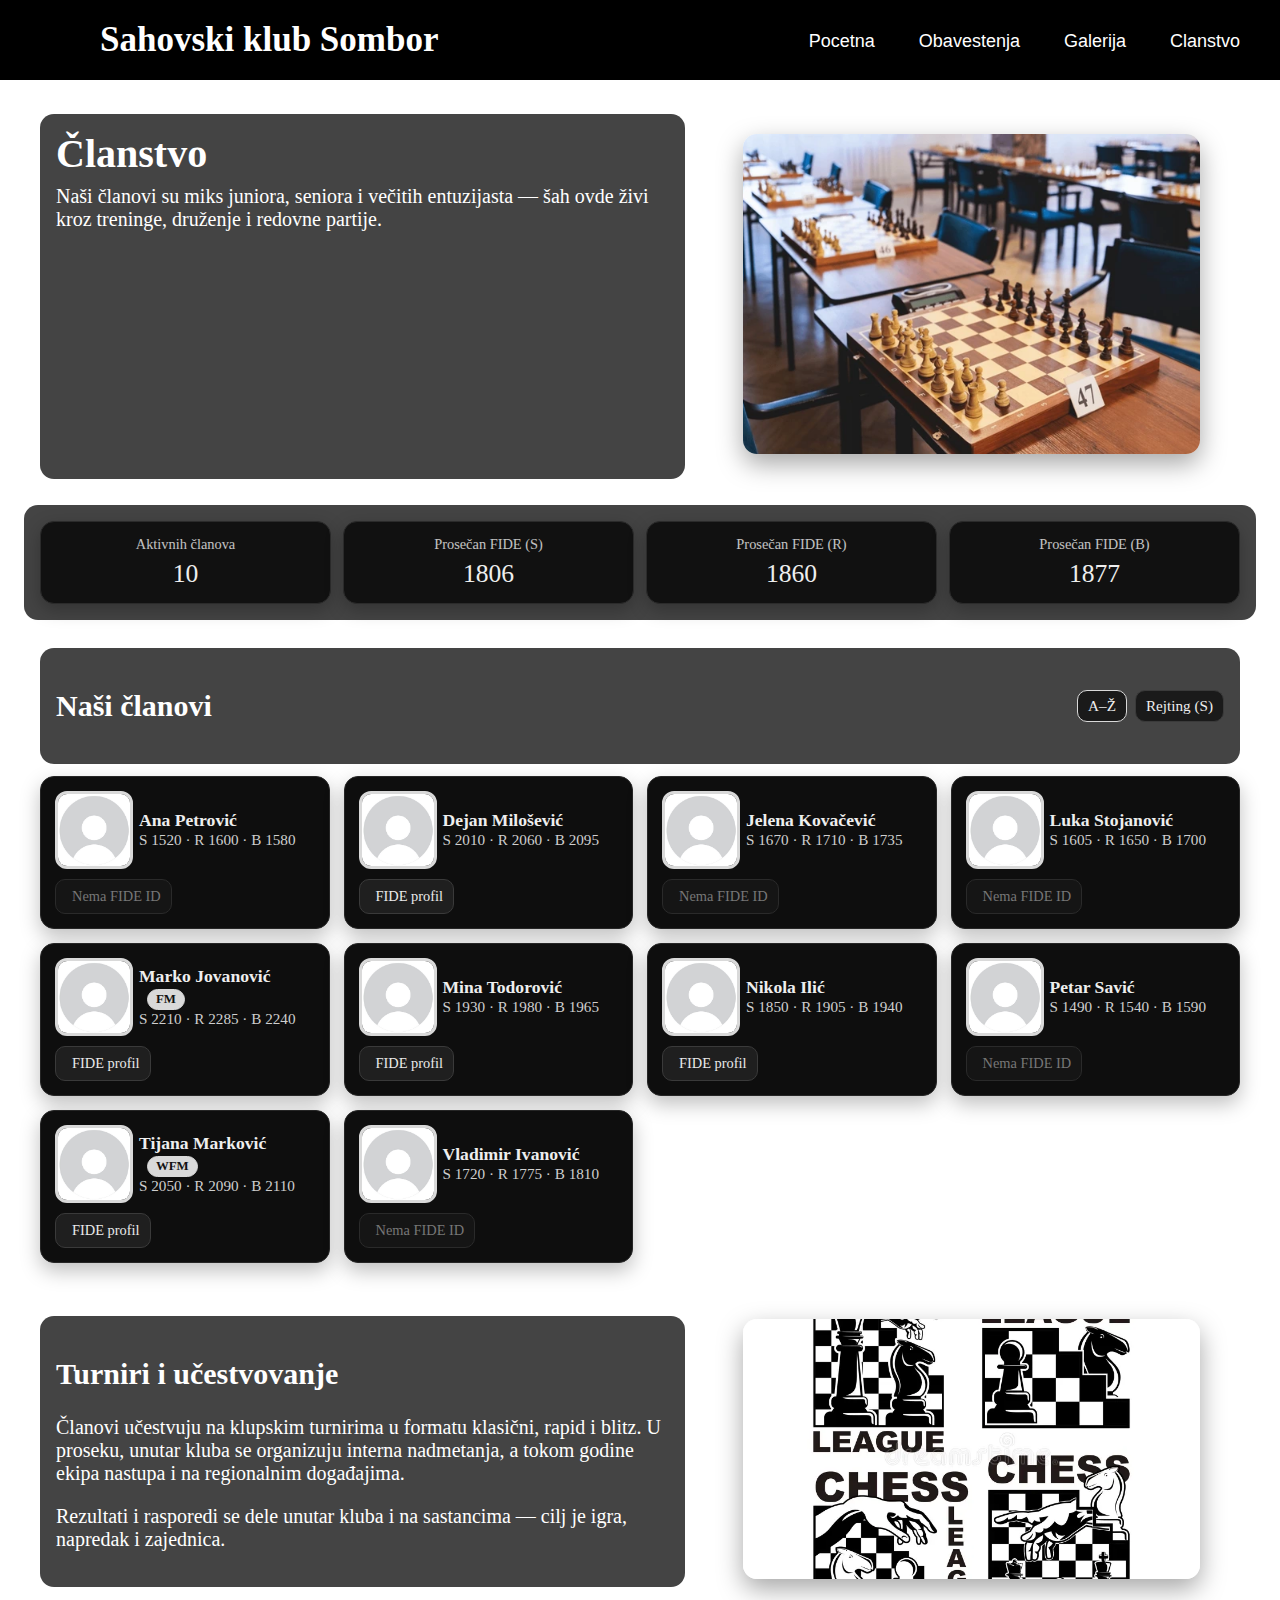
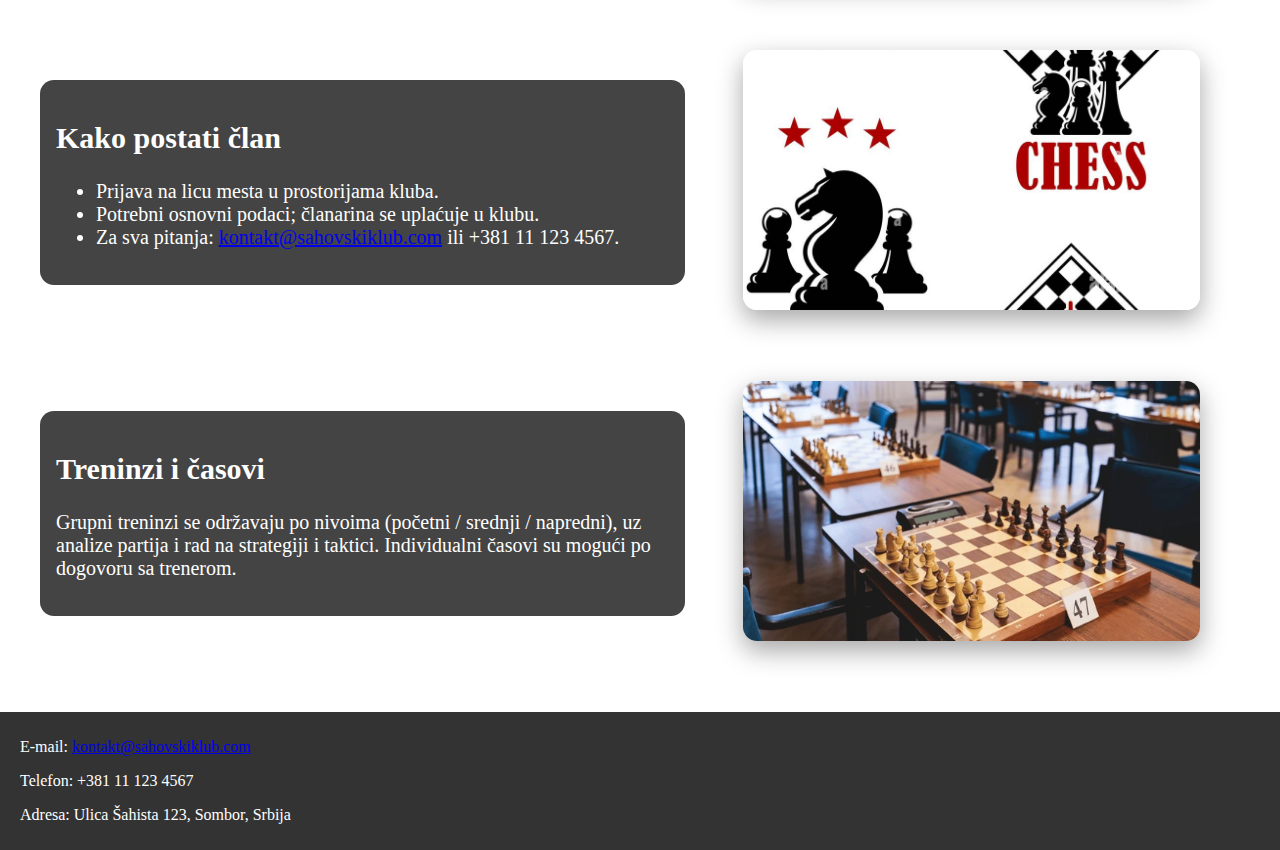
<file: Diplomski/clanstvo/clanstvo.html>
<!DOCTYPE html>
<html lang="sr">
<head>
  <meta charset="UTF-8" />
  <meta name="viewport" content="width=device-width, initial-scale=1.0"/>
  <title>Članstvo</title>
  <link rel="stylesheet" href="../style.css" />
  <link rel="stylesheet" href="https://cdnjs.cloudflare.com/ajax/libs/font-awesome/6.5.2/css/all.min.css"
    integrity="sha512-SnH5WK+bZxgPHs44uWIX+LLJAJ9/2PkPKZ5QiAj6Ta86w+fsb2TkcmfRyVX3pBnMFcV7oQPJkl9QevSCWr3W6A==" crossorigin="anonymous" referrerpolicy="no-referrer" />
</head>

<body>
  <header>
    <nav class="nav-menu">
      <input type="checkbox" id="check">
      <label for="check" class="checkbutton"><i class="fas fa-bars"></i></label>
      <span class="ime-kluba"> Sahovski klub Sombor </span>
      <ul>
        <li><a href="../index.html">Pocetna</a></li>
        <li><a href="../obavestenja.html">Obavestenja</a></li>
        <li><a href="../galerija/galerija.html">Galerija</a></li>
        <li><a href="clanstvo.html">Clanstvo</a></li>
      </ul>
    </nav>
  </header>

  <main id="clanstvo-root" class="clanstvo">
    <!-- hero-->
    <section class="cl-hero">
      <div class="cl-hero-text">
        <h1>Članstvo</h1>
        <p>Naši članovi su miks juniora, seniora i večitih entuzijasta — šah ovde živi kroz treninge, druženje i redovne partije.</p>
      </div>
      <figure class="cl-hero-media">
        <img src="slike/SlikaKluba.webp" alt="Fotografija kluba">
      </figure>
    </section>

    <!-- statistike -->
    <section class="cl-stats">
      <div class="cl-stat-card">
        <div class="cl-stat-label">Aktivnih članova</div>
        <div id="stat-clanova" class="cl-stat-value">—</div>
      </div>
      <div class="cl-stat-card">
        <div class="cl-stat-label">Prosečan FIDE (S)</div>
        <div id="stat-avg-s" class="cl-stat-value">—</div>
      </div>
      <div class="cl-stat-card">
        <div class="cl-stat-label">Prosečan FIDE (R)</div>
        <div id="stat-avg-r" class="cl-stat-value">—</div>
      </div>
      <div class="cl-stat-card">
        <div class="cl-stat-label">Prosečan FIDE (B)</div>
        <div id="stat-avg-b" class="cl-stat-value">—</div>
      </div>
    </section>

    <!-- direktorijum -->
    <section class="cl-directory">
      <div class="cl-dir-header">
        <h2>Naši članovi</h2>
        <div class="cl-sort">
          <button id="sort-az" class="cl-btn cl-btn-small" aria-pressed="true">A–Ž</button>
          <button id="sort-s" class="cl-btn cl-btn-small" aria-pressed="false">Rejting (S)</button>
        </div>
      </div>
      <div id="members-grid" class="cl-members-grid">
        <!-- JS ubacuje kartice -->
      </div>
    </section>

    <!-- turniri info -->
    <section class="cl-info cl-turniri">
      <div class="cl-info-text">
        <h2>Turniri i učestvovanje</h2>
        <p>Članovi učestvuju na klupskim turnirima u formatu klasični, rapid i blitz. U proseku, unutar kluba se organizuju interna nadmetanja, a tokom godine ekipa nastupa i na regionalnim događajima.</p>
        <p>Rezultati i rasporedi se dele unutar kluba i na sastancima — cilj je igra, napredak i zajednica.</p>
      </div>
      <figure class="cl-info-media">
        <img src="slike/Slika1.webp" alt="Turnirska scena">
      </figure>
    </section>

    <!-- kako postati clan -->
    <section class="cl-info cl-join">
      <div class="cl-info-text">
        <h2>Kako postati član</h2>
        <ul>
          <li>Prijava na licu mesta u prostorijama kluba.</li>
          <li>Potrebni osnovni podaci; članarina se uplaćuje u klubu.</li>
          <li>Za sva pitanja: <a href="mailto:kontakt@sahovskiklub.com">kontakt@sahovskiklub.com</a> ili +381 11 123 4567.</li>
        </ul>
      </div>
      <figure class="cl-info-media">
        <img src="slike/Slika2.jpg" alt="Atmosfera iz kluba">
      </figure>
    </section>

    <!-- treninzi -->
    <section class="cl-info cl-treninzi">
      <div class="cl-info-text">
        <h2>Treninzi i časovi</h2>
        <p>Grupni treninzi se održavaju po nivoima (početni / srednji / napredni), uz analize partija i rad na strategiji i taktici. Individualni časovi su mogući po dogovoru sa trenerom.</p>
      </div>
      <figure class="cl-info-media">
        <img src="slike/SlikaKluba.webp" alt="Trening prostor">
      </figure>
    </section>
  </main>

  <footer class="footer">
    <div class="container">
      <p>E-mail: <a href="mailto:kontakt@sahovskiklub.com">kontakt@sahovskiklub.com</a></p>
      <p>Telefon: +381 11 123 4567</p>
      <p>Adresa: Ulica Šahista 123, Sombor, Srbija</p>
    </div>
    <div class="social-icons">
      <a href="https://www.instagram.com/tvojklub" target="_blank" class="social-icon"><i class="fab fa-instagram"></i></a>
      <a href="https://www.facebook.com/tvojklub" target="_blank" class="social-icon"><i class="fab fa-facebook-f"></i></a>
    </div>
  </footer>

  <script defer src="../script.js"></script>
</body>
</html>
</file>
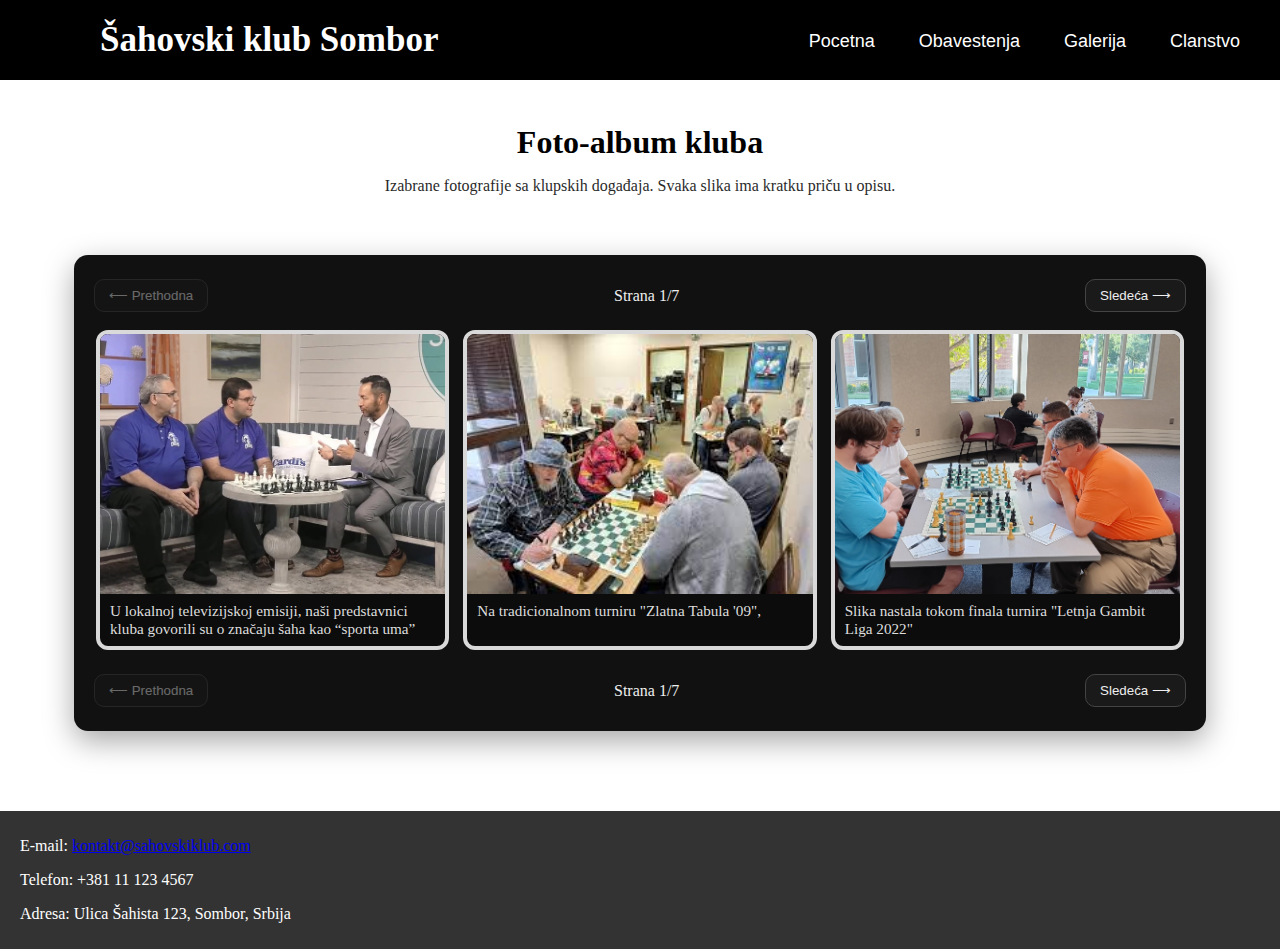
<file: Diplomski/galerija/galerija.html>
<!DOCTYPE html>
<html lang="en">
<head>
    <meta charset="UTF-8">
    <meta name="viewport" content="width=device-width, initial-scale=1.0">
    <link rel="stylesheet" href="../style.css">
    <link rel="stylesheet" href="https://cdnjs.cloudflare.com/ajax/libs/font-awesome/6.5.2/css/all.min.css"
  integrity="sha512-SnH5WK+bZxgPHs44uWIX+LLJAJ9/2PkPKZ5QiAj6Ta86w+fsb2TkcmfRyVX3pBnMFcV7oQPJkl9QevSCWr3W6A=="
  crossorigin="anonymous" referrerpolicy="no-referrer" />
    <title>Galerija</title>
</head>
<body>
    <header>
        <nav class="nav-menu">
          <input type="checkbox" id="check">
          <label for="check" class="checkbutton"><i class="fas fa-bars"></i></label>
          <span class="ime-kluba">Šahovski klub Sombor</span>
          <ul>
            <li><a href="../index.html">Pocetna</a></li>
            <li><a href="../obavestenja.html">Obavestenja</a></li>
            <li><a href="galerija.html">Galerija</a></li>
            <li><a href="../clanstvo/clanstvo.html">Clanstvo</a></li>
          </ul>
        </nav>
      </header>

      <main id="album-root">
        <section class="hero">
          <h1>Foto-album kluba</h1>
          <p id="album-opis">Učitavam opis…</p>
        </section>
    
        <section class="album-frame">
          <div class="album-controls">
            <button id="btn-prev" class="nav-btn" aria-label="Prethodna">⟵ Prethodna</button>
            <div id="page-indicator" aria-live="polite">Strana 1/7</div>
            <button id="btn-next" class="nav-btn" aria-label="Sledeća">Sledeća ⟶</button>
          </div>
    
          <div id="album-grid" class="album-grid" aria-live="polite">
            <!-- JS ubacuje 3 <figure> po strani -->
          </div>
    
          <div class="album-controls bottom">
            <button id="btn-prev-bottom" class="nav-btn" aria-label="Prethodna">⟵ Prethodna</button>
            <div id="page-indicator-bottom">Strana 1/7</div>
            <button id="btn-next-bottom" class="nav-btn" aria-label="Sledeća">Sledeća ⟶</button>
          </div>
        </section>
      </main>
    
      <!-- Lightbox -->
      <div id="lightbox" class="lightbox" hidden>
        <div class="lightbox-backdrop"></div>
        <div class="lightbox-content" role="dialog" aria-modal="true" aria-label="Pregled fotografije">
          <button id="lightbox-close" class="lightbox-close" aria-label="Zatvori">×</button>
          <button id="lightbox-prev" class="lightbox-nav" aria-label="Prethodna">⟵</button>
          <img id="lightbox-image" alt="">
          <div id="lightbox-caption" class="lightbox-caption"></div>
          <button id="lightbox-next" class="lightbox-nav" aria-label="Sledeća">⟶</button>
        </div>
      </div>
      
      <footer class="footer">
        <div class="container">
          <p>E-mail: <a href="mailto:kontakt@sahovskiklub.com">kontakt@sahovskiklub.com</a></p>
          <p>Telefon: +381 11 123 4567</p>
          <p>Adresa: Ulica Šahista 123, Sombor, Srbija</p>
        </div>
        <div class="social-icons">
          <a href="https://www.instagram.com/tvojklub" target="_blank" class="social-icon"><i class="fab fa-instagram"></i></a>
          <a href="https://www.facebook.com/tvojklub" target="_blank" class="social-icon"><i class="fab fa-facebook-f"></i></a>
        </div>
      </footer>
    
      <script defer src="galerija.js"></script>
</body>
</html>
</file>
<file: Diplomski/style.css>
body{
    margin: 0;
}
.nav-menu{
    background: black;
    height: 80px;
    width: 100%;
}
span.ime-kluba{
    color: white;
    font-size: 35px;
    line-height: 80px;
    padding: 0 100px;
    font-weight: bold;
}
.nav-menu ul{
    float: right;
    margin-right: 20px;
}
.nav-menu ul li{
    display: inline-block;
    line-height: 80px;
    margin: -15px 10px;
}

.nav-menu ul li a{
    color: white;
    text-decoration: none;
    font-size: 18px;
    padding: 5px 10px;
    border-radius: 2px;
    /* font-weight: bold; */
    font-family: Helvetica;
}
.nav-menu ul li a:hover{
    background: white;
    color: black;
    transition: 0.5s;
}
.checkbutton{
    font-size: 30px;
    color: white;
    float: right;
    line-height: 80px;
    margin-right: 40px;
    cursor: pointer;
    display: none;
}
#check{
    display: none;
}
@media (max-width: 1200px){
    span.ime-kluba{
        font-size: 25px;
        padding-left: 40px;
    }
    .nav-menu ul li a{
        font-size: 16px;
    }
}
@media (max-width: 1000px){
    .checkbutton{
        display: block;

    }
    span.ime-kluba{
        font-size: 24px;
        padding-left: 34px;
    }
    .nav-menu ul{
        position: absolute;
        width: 100%;
        height: auto;
        background: darkslategray;
        top: 80px;
        left: -100%;
        text-align: center;
        transition: all 0.5s;
        margin: 0;
        padding: 0;
        z-index: 9999;
    }
    .nav-menu ul li{
        display: block;
    }
    .nav-menu ul li a{
        font-size: 20px;
    }
    #check:checked ~ ul{
        left: 0;
    }
    
}
@media (max-width: 448px){
    span.ime-kluba{
        font-size: 20px;
        padding: 0 10px;
   }
   .checkbutton{
        font-size: 18px;
        margin-right: 18px;
   }
   .footer {
    flex-direction: column; 
    align-items: center; 
    text-align: center; 
}

.social-icons {
    justify-content: center; 
    margin-top: 10px; 
}

.social-icon {
    margin-left: 5px; 
    margin-right: 5px; 
}
}


.container {
    flex: 1; 
}

.footer {
    background-color: #333; 
    color: white; 
    text-align: left; 
    padding: 10px 20px; 
    left: 0;
    bottom: 0;
    display: flex; 
    justify-content: space-between; 
    align-items: center; 
    flex-wrap: wrap;
}

.social-icons {
    display: flex; 
    
}

.social-icon {
    color: white; 
    margin-left: 10px; 
    font-size: 20px; 
    text-decoration: none; 
}

.social-icon:hover {
    color: #ddd; 
}

/*Pocetna stranica*/

main {
    padding: 20px;
}

.content-section {
    margin-bottom: 40px;
    padding: 20px;
    background-color: whitesmoke;
    border-radius: 8px;
}

.content {
    display: flex;
    align-items: center;
    justify-content: space-between;
    flex-wrap: wrap;
    gap: 20px;
}

.content img {
    width: 33%; 
    max-width: 400px;
    height: auto;
    border-radius: 8px;
    flex-shrink: 0;
}

.text {
    flex: 1;
    min-width: 250px;
}
.text p{
    font-size: 20px;
    text-align: justify;
    margin: 5px 0;
    font-family:'Times New Roman', Times, serif;
}
.text h2{
    text-align: center;
    margin-bottom: 10px;
}

@media (max-width: 992px) {
    .content {
        flex-direction: column;
        text-align: center;
    }

    .content img {
        width: 100%;
        max-width: 100%;
        margin: 0 auto 20px;
    }

    .text {
        width: 100%;
    }
}

@media (max-width: 600px) {
    .text p {
        font-size: 18px;
    }

    .text h2 {
        font-size: 22px;
    }
}


/* stranica obavestenja*/

.notifications-page {
    width: 80%;
    margin: 20px auto;
    background-color: #f9f9f9;
    padding: 20px;
    border-radius: 8px;
    box-shadow: 0 0 10px rgba(0, 0, 0, 0.1);
}

/* Sadržaj obaveštenja */
.notifications h2 {
    text-align: center;
    font-size: 2em;
    margin-bottom: 20px;
}

.notification {
    background-color: white;
    padding: 15px;
    margin-bottom: 15px;
    border-radius: 5px;
    box-shadow: 0 2px 4px rgba(0, 0, 0, 0.1);
}

.notification h3 {
    margin: 0;
    font-size: 1.5em;
    color: #333;
}

.notification .date {
    font-size: 0.9em;
    color: #666;
    margin: 5px 0;
}

.notification p {
    font-size: 1em;
    line-height: 1.6;
    color: #444;
}

/* .notification:last-child {
    margin-bottom: 0;
} */

/* Galerija*/

/* Hero */

.hero { 
    padding: 24px 20px; 
    text-align: center;
}

.hero h1 { 
    margin: 0 0 6px; 
}

.hero p { 
    opacity: .85; 
}

/* Album okvir */
.album-frame {
  max-width: 1100px;
  margin: 20px auto 60px;
  background: #111;
  color: #eee;
  border-radius: 14px;
  box-shadow: 0 10px 30px rgba(0,0,0,.35);
  padding: 16px;
}

/* Kontrole */
.album-controls {
  display: flex;
  align-items: center; 
  justify-content: space-between;
  gap: 12px; 
  padding: 8px 4px;
}

.nav-btn {
  padding: 8px 14px;
  border: 1px solid #444;
  background: #1a1a1a;
  color: #eee;
  border-radius: 10px; 
  cursor: pointer;
}

.nav-btn:disabled { 
  opacity: .4; 
  cursor: not-allowed; }

/* Grid */
.album-grid {
  display: grid;
  grid-template-columns: repeat(3, 1fr);
  gap: 14px;
  padding: 10px 6px 16px;
}

.album-grid figure {
  margin: 0; 
  background: #0c0c0c; 
  border-radius: 12px; 
  overflow: hidden;
  border: 4px solid #d9d9d9;
}

.album-grid img {
  display: block; 
  width: 100%; 
  height: 260px; 
  object-fit: cover;
}

.album-grid figcaption {
  padding: 8px 10px; 
  font-size: 0.95rem; 
  color: #ddd;
}

/* Lightbox */
.lightbox[hidden] { 
 display: none; 
}

.lightbox { 
 position: fixed;
 inset: 0; 
 z-index: 9999; 
 display: flex;
 justify-content: center; 
 align-items: center; 
}

.lightbox-backdrop { 
 position: absolute; 
 inset: 0; 
 background: rgba(0,0,0,0.8); 
}

.lightbox-content {
  position: absolute; 
  /* inset: 50% auto auto 50%; 
  transform: translate(-50%, -50%); */
  width: min(96vw, 1100px); 
  max-height: 90vh; background: #121212; 
  color: #eee;
  border-radius: 14px; 
  padding: 16px; 
  display: grid; 
  grid-template-columns: 60px 1fr 60px; 
  gap: 10px;
}
.lightbox-close {
  position: absolute; 
  top: 6px; 
  right: 10px; 
  background: transparent; 
  color:#eee; 
  border:0; 
  font-size: 28px; 
  cursor:pointer;
}

.lightbox-nav { 
 background:#1a1a1a; 
 color:#eee; 
 border:1px solid #444; 
 border-radius: 10px; 
 font-size:20px; 
 cursor:pointer; 
 font-size: 32px;
 padding: 12px;
}

#lightbox-image {
 width: 100%; 
 height: 64vh; 
 object-fit: contain; 
 justify-self: center; 
 align-self: center; 
 grid-column: 2; 
 grid-row: 1;
}

.lightbox-caption { 
 grid-column: 1 / -1; 
 grid-row: 2;
 padding: 8px 4px; 
 color: #ddd; 
 text-align: justify;
}

#lightbox-prev { 
    grid-column: 1; 
    grid-row: 1; 
    align-self: center; 
  }
  
  #lightbox-next { 
    grid-column: 3; 
    grid-row: 1; 
    align-self: center; 
  }

  .album-grid img {
    cursor: pointer;
    transition: transform 0.25s ease;
  }
  
  .album-grid img:hover {
    transform: scale(1.05);
  }

@media (max-width: 900px) {
  .album-grid { 
    grid-template-columns: repeat(2, 1fr); 
  }
}

@media (max-width: 600px) {
  .album-grid { 
    grid-template-columns: 1fr;
   }
  #lightbox-image { 
    height: 56vh; 
   }
}


/* ===== CLANSTVO ===== */
.clanstvo { 
    padding: 20px; 
    font-size: 20px;
    font-family: 'Times New Roman', Times, serif;
    color: #fff;
  }
  
  /* Stranica Clanstvo */
  .cl-hero-text,
  .cl-info-text,
  .cl-dir-header,
  .cl-stats {
    background: #444;          
    border-radius: 14px;       
    padding: 16px;
    color: #fff;               
  }
  
  /* Hero */
  .cl-hero {
    display: grid;
    grid-template-columns: 1.2fr 1fr;
    gap: 18px;
    margin: 14px auto 26px;
    max-width: 1200px;
  }
  .cl-hero-text h1 {
     margin: 0 0 8px; 
 }
 
  .cl-hero-text p {
     margin: 0; 
    }

  .cl-hero-media img {
    width: 100%; 
    height: 320px; 
    object-fit: cover;
    border-radius: 14px; 
    box-shadow: 0 10px 26px rgba(0,0,0,.35);
  }
  
  /* Statistike */
  .cl-stats {
    max-width: 1200px; 
    margin: 0 auto 28px;
    display: grid;
    grid-template-columns: repeat(4, 1fr);
    gap: 12px;
  }
  .cl-stat-card {
    background: #111; 
    color: #eee; 
    border: 1px solid #2b2b2b;
    border-radius: 14px;
    padding: 14px 16px; 
    text-align: center;
    box-shadow: 0 6px 18px rgba(0,0,0,.25);
  }
  .cl-stat-label { 
    font-size: .9rem; 
    opacity: .8; 
  }

  .cl-stat-value { 
    font-size: 1.6rem;
    margin-top: 6px; 
  }

  
  /* direktorijum */
  .cl-directory { 
    max-width: 1200px; 
    margin: 0 auto 36px; 
  }

  .cl-dir-header { 
    display: flex; 
    justify-content: space-between; 
    align-items: center; 
    gap: 10px; 
    margin-bottom: 12px; 
  }

  .cl-sort { 
    display: flex; 
    gap: 8px; 
  }

  .cl-btn {
    background: #1a1a1a; 
    color: #eee; 
    border: 1px solid #3a3a3a;
    padding: 10px 14px; 
    border-radius: 10px; 
    cursor: pointer;
    font-family: inherit;
  }

  .cl-btn-small { 
    padding: 6px 10px; 
    font-size: .95rem; 
  }

  .cl-btn[aria-pressed="true"] { 
    border-color: #d9d9d9; 
  }
  
  /* Grid kartica članova */
  .cl-members-grid {
    display: grid; 
    gap: 14px;
    grid-template-columns: repeat(4, 1fr);
  }
  .cl-member {
    background: #0e0e0e; 
    color: #eee; 
    border: 1px solid #262626;
    border-radius: 14px;
    padding: 14px; 
    display: grid; 
    gap: 10px;
    box-shadow: 0 8px 20px rgba(0,0,0,.25);
    transition: transform .18s ease, box-shadow .18s ease;
  }
  .cl-member:hover { 
    transform: translateY(-2px);
    box-shadow: 0 12px 28px rgba(0,0,0,.32); 
  }

  .cl-member-top { 
    display: grid; 
    grid-template-columns: 72px 1fr; 
    gap: 12px;
    align-items: center; 
  }

  .cl-member-avatar {
    width: 72px;
    height: 72px; 
    border-radius: 12px; 
    object-fit: cover; 
    border: 3px solid #d9d9d9;
  }

  .cl-member-name { 
    margin: 0; 
    font-size: 1.1rem; 
  }

  .cl-badge {
    display: inline-block;
    margin-left: 8px; 
    padding: 2px 8px; 
    font-size: .8rem;
    border-radius: 100px; 
    border: 1px solid #d9d9d9; 
    color: #111; 
    background: #d9d9d9;
  }

  .cl-ratings { 
    margin: 0; 
    color: #cfcfcf; 
    font-size: .95rem; 
  }

  .cl-actions { 
    display: flex; 
    gap: 8px; 
  }

  .cl-link, .cl-link-disabled {
    display: inline-flex;
    align-items: center; 
    gap: 6px;
    padding: 8px 10px;
    border-radius: 10px; 
    font-size: .9rem; 
    text-decoration: none;
    font-family: inherit;
  }

  .cl-link { 
    background: #1f1f1f; 
    color: #eaeaea; 
    border: 1px solid #3a3a3a; 
  }

  .cl-link:hover { text-decoration: underline; }
  .cl-link-disabled { background: #151515; color: #777; border: 1px solid #2a2a2a; cursor: not-allowed; }
  
  /* Info sekcije */
  .cl-info {
    max-width: 1200px; 
    margin: 26px auto; 
    display: grid; 
    gap: 18px;
    grid-template-columns: 1.2fr 1fr; 
    align-items: center;
  }

  .cl-info-media img {
    width: 100%; 
    height: 260px; 
    object-fit: cover;
    border-radius: 14px; 
    box-shadow: 0 10px 26px rgba(0,0,0,.35);
  }
  
  @media (max-width: 1100px) {
    .cl-members-grid { 
      grid-template-columns: repeat(3, 1fr); 
    }
  }
  @media (max-width: 900px) {
    .cl-hero, .cl-info { 
      grid-template-columns: 1fr; 
    }
    .cl-hero-media img, .cl-info-media img { 
      height: 280px; 
    }
    .cl-stats { 
      grid-template-columns: repeat(2, 1fr); 
    }
  }
  @media (max-width: 600px) {
    .cl-members-grid { 
      grid-template-columns: repeat(2, 1fr); 
    }
  }
  @media (max-width: 420px) {
    .cl-members-grid { 
      grid-template-columns: 1fr; 
    }
    .cl-stats { 
      grid-template-columns: 1fr; 
    }
  }
</file>
